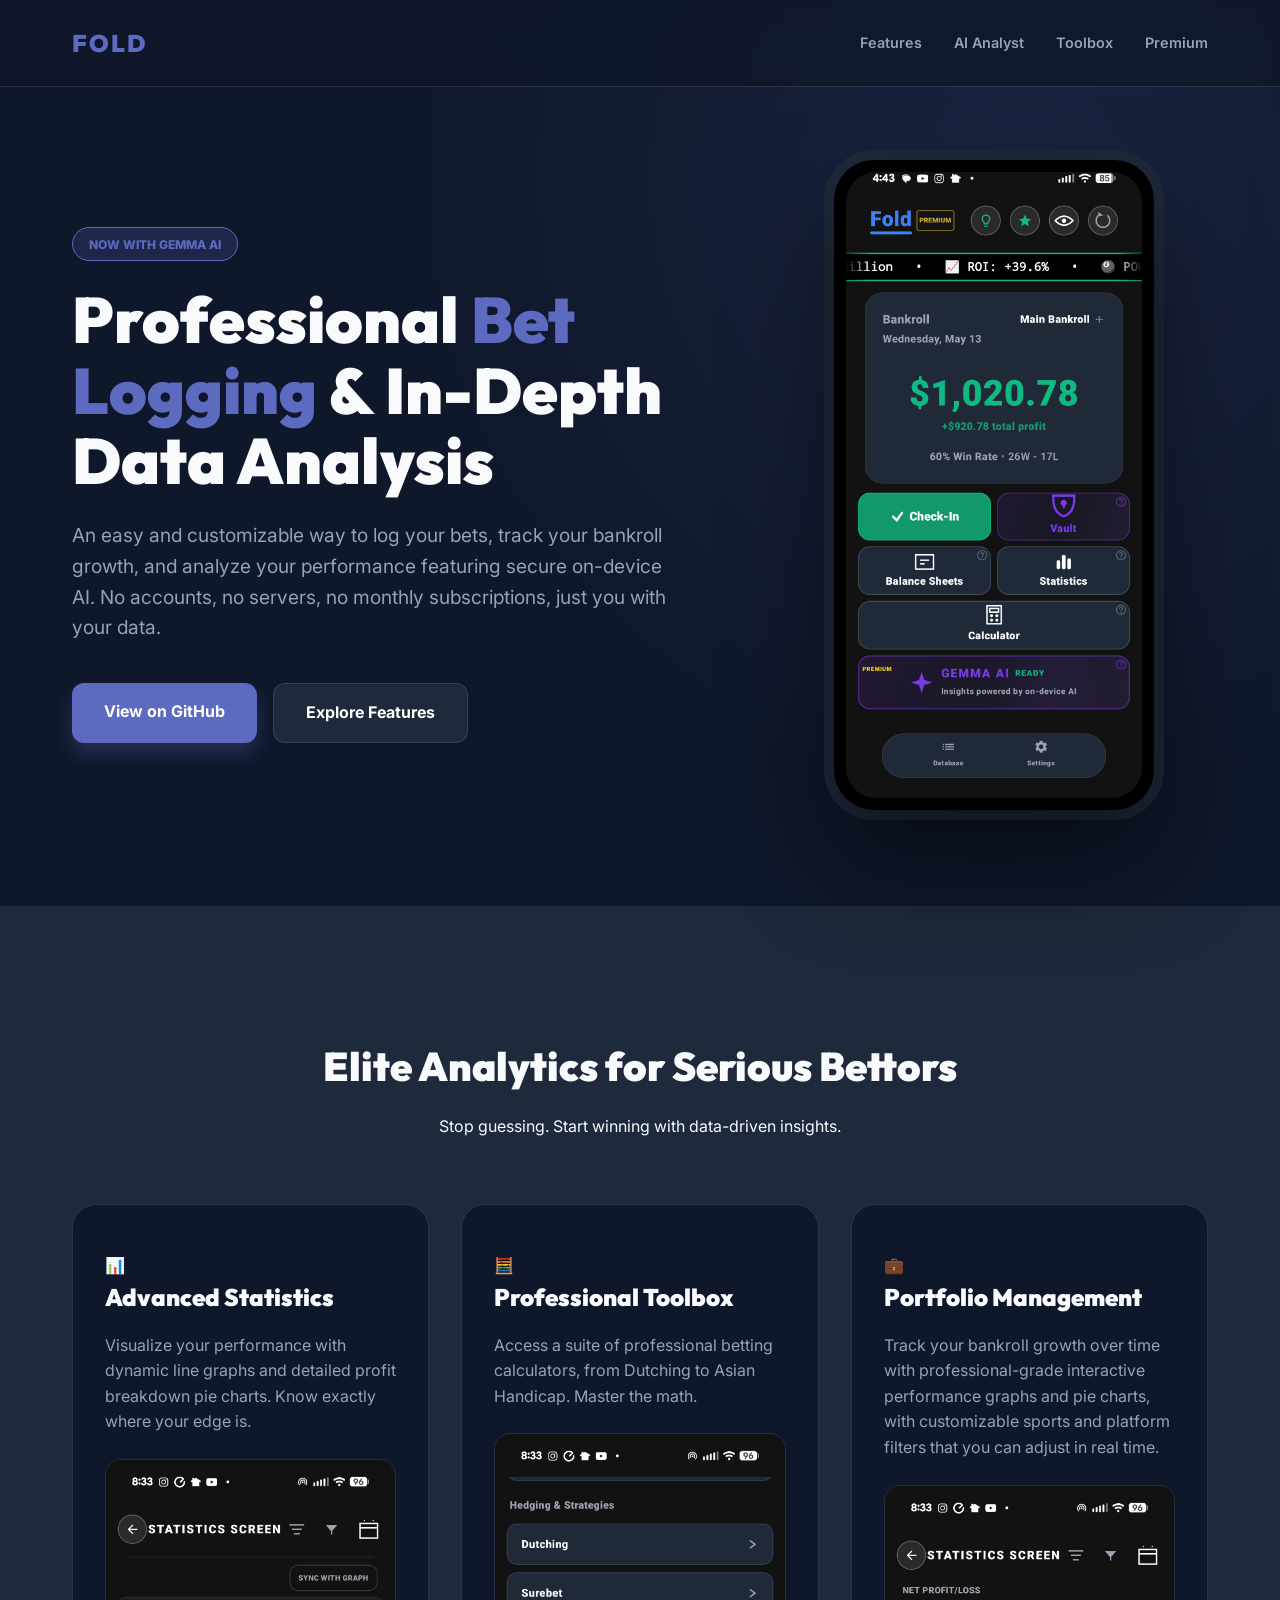
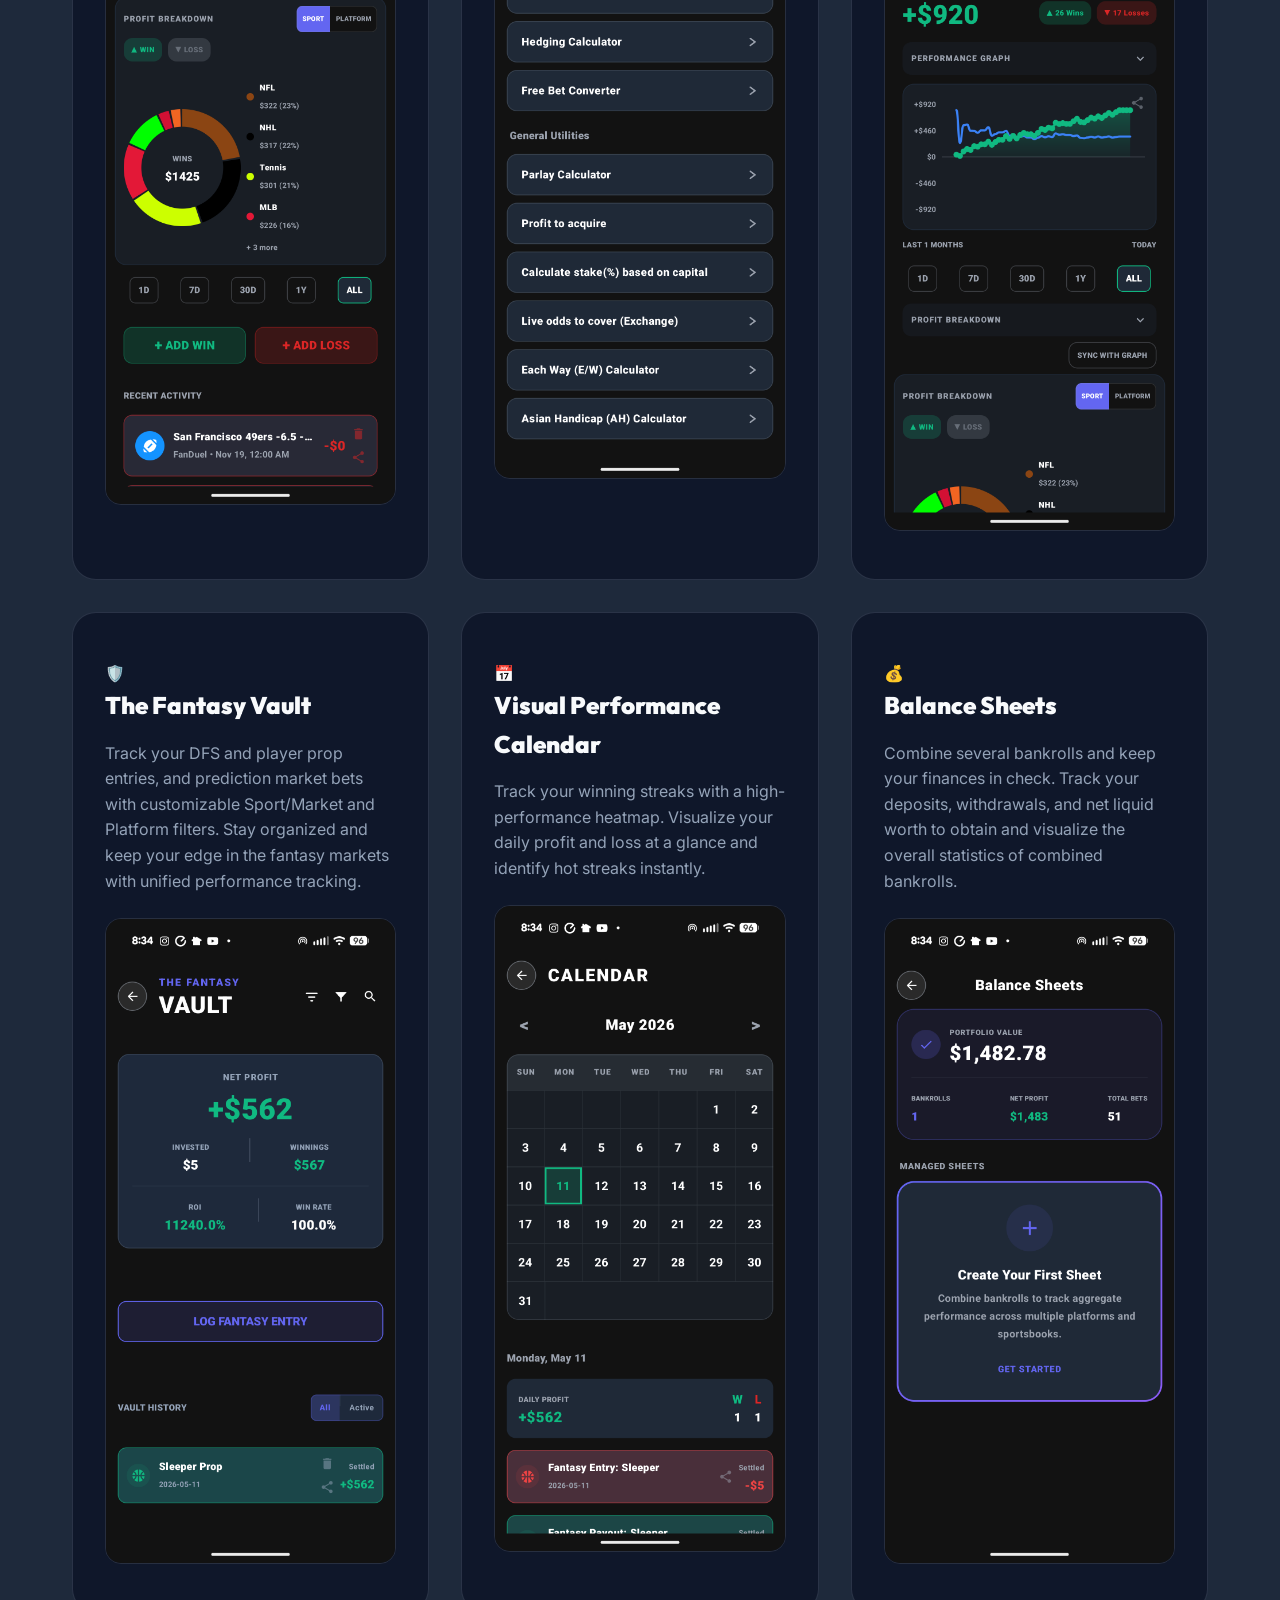
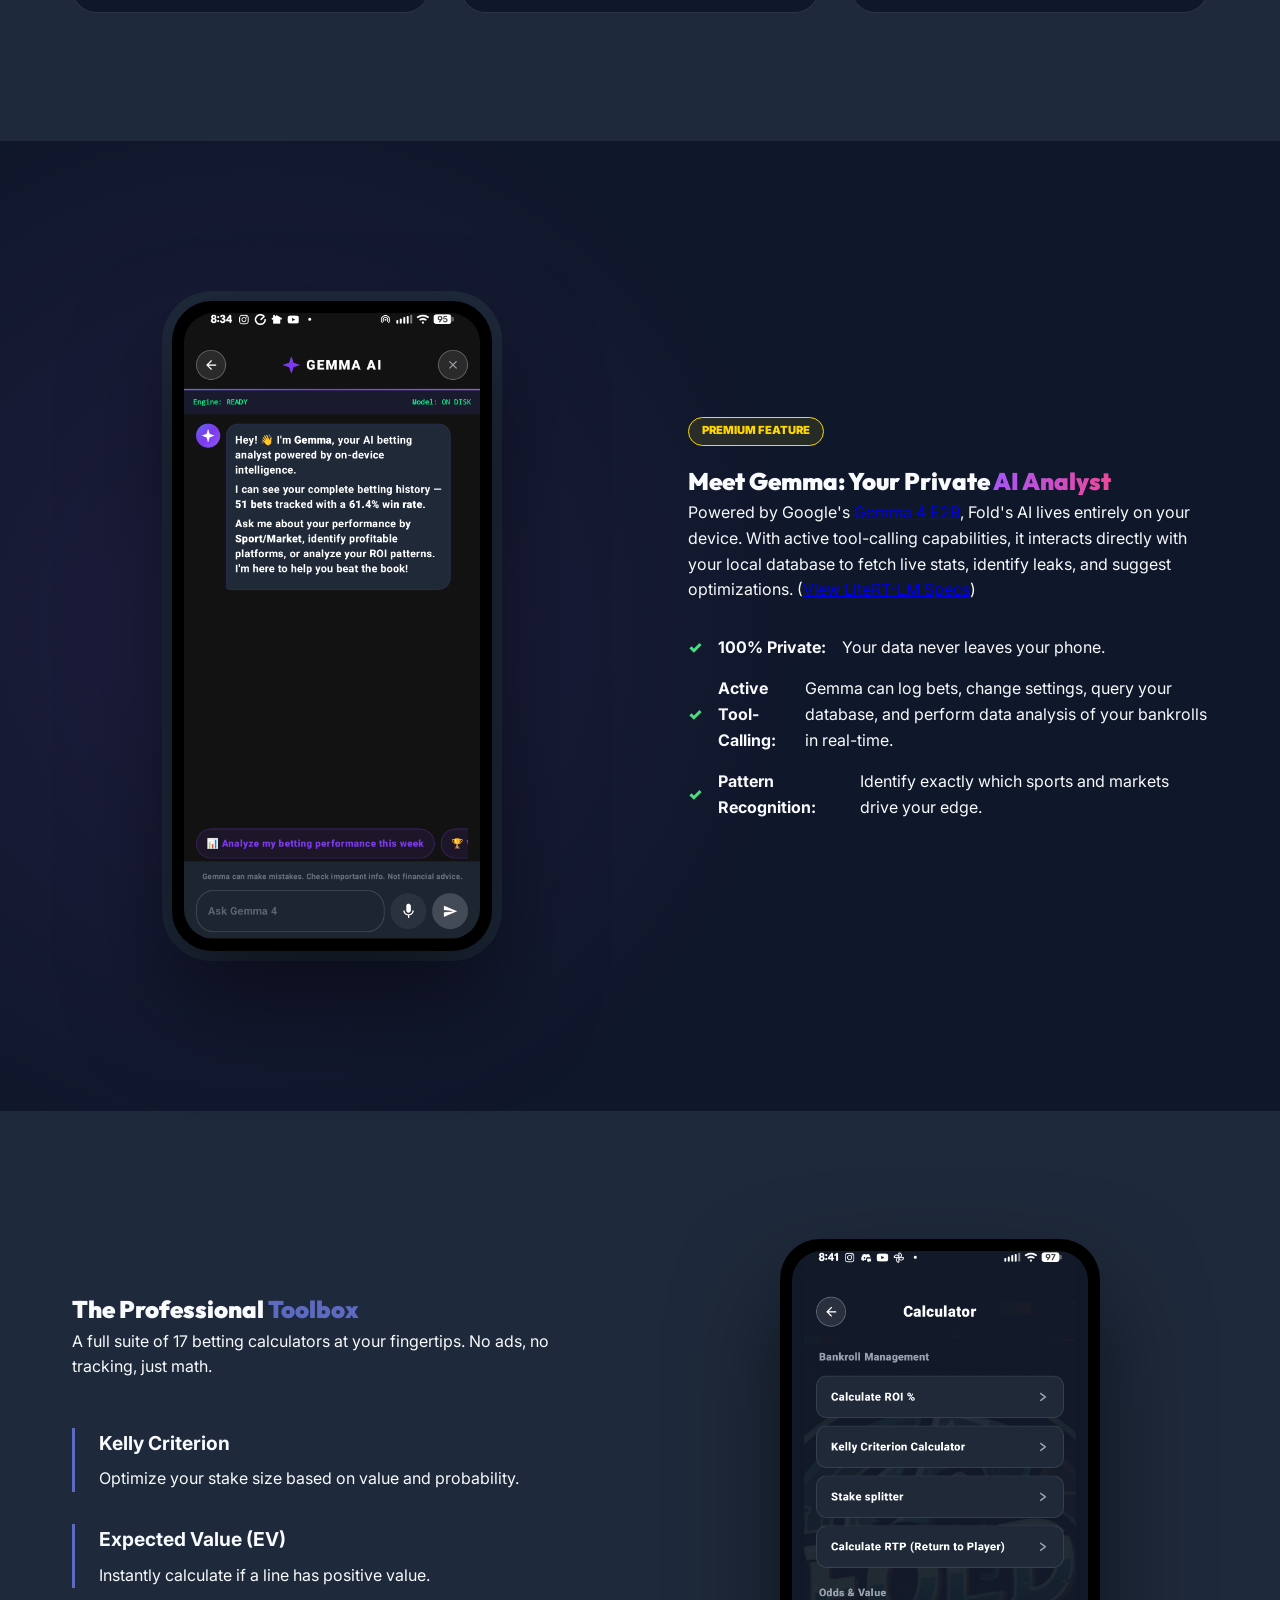
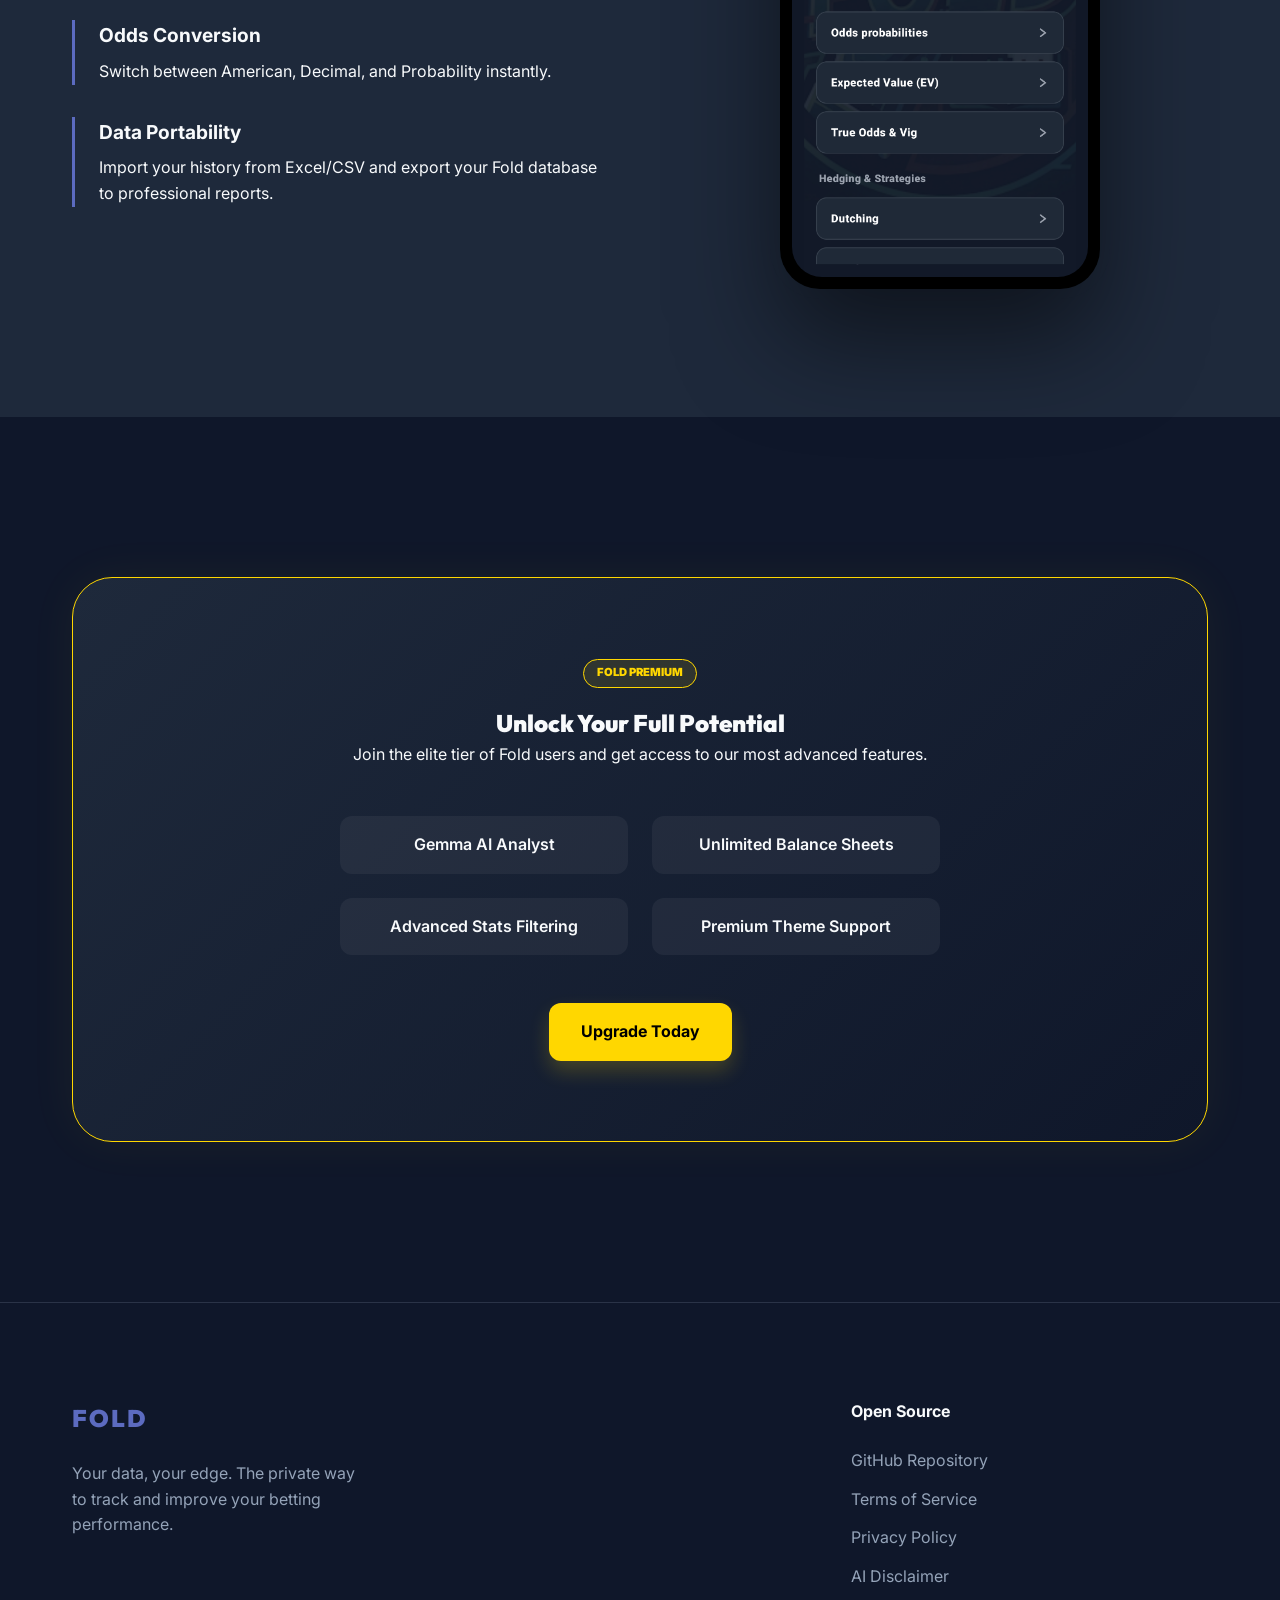
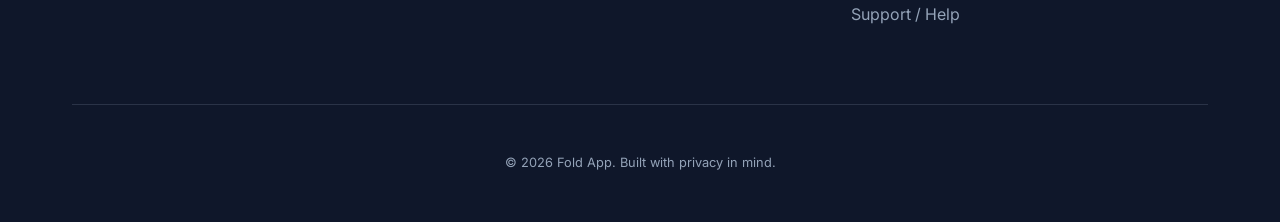
<file: index.html>
<!DOCTYPE html>
<html lang="en">
<head>
    <meta charset="UTF-8">
    <meta name="viewport" content="width=device-width, initial-scale=1.0">
    <title>FOLD | The Ultimate Betting Command Center</title>
    <meta name="description" content="Master your bankroll with Fold. Advanced analytics, on-device AI analyst, and a professional betting toolbox—all in one secure, offline app.">
    <link rel="preconnect" href="https://fonts.googleapis.com">
    <link rel="preconnect" href="https://fonts.gstatic.com" crossorigin>
    <link href="https://fonts.googleapis.com/css2?family=Inter:wght@400;600;800&family=Outfit:wght@300;500;700;900&display=swap" rel="stylesheet">
    <link rel="stylesheet" href="style.css">
</head>
<body>
    <nav class="navbar">
        <div class="container">
            <div class="logo">FOLD</div>
            <ul class="nav-links">
                <li><a href="#features">Features</a></li>
                <li><a href="#ai">AI Analyst</a></li>
                <li><a href="#tools">Toolbox</a></li>
                <li><a href="#premium">Premium</a></li>
            </ul>
        </div>
    </nav>

    <header class="hero">
        <div class="container hero-grid">
            <div class="hero-content">
                <span class="badge">NOW WITH GEMMA AI</span>
                <h1>Professional <span class="highlight">Bet Logging</span> & In-Depth Data Analysis</h1>
                <p>An easy and customizable way to log your bets, track your bankroll growth, and analyze your performance featuring secure on-device AI. No accounts, no servers, no monthly subscriptions, just you with your data.</p>
                <div class="hero-actions">
                    <a href="https://github.com/FloatingPointApplications/Fold" class="btn btn-primary">View on GitHub</a>
                    <a href="#features" class="btn btn-secondary">Explore Features</a>
                </div>
            </div>
            <div class="hero-visual">
                <div class="phone-mockup">
                    <img src="assets/main_menu.png" alt="Fold App Main Menu" class="screenshot">
                </div>
            </div>
        </div>
    </header>

    <section id="features" class="features">
        <div class="container">
            <div class="section-header">
                <h2>Elite Analytics for Serious Bettors</h2>
                <p>Stop guessing. Start winning with data-driven insights.</p>
            </div>
            <div class="features-grid">
                <div class="feature-card">
                <div class="feature-icon">📊</div>
                <h3>Advanced Statistics</h3>
                <p>Visualize your performance with dynamic line graphs and detailed profit breakdown pie charts. Know exactly where your edge is.</p>
                <div class="feature-visual">
                    <img src="assets/pie_chart.png" alt="Fold Pie Chart Analysis" class="feature-img">
                </div>
            </div>
                <div class="feature-card">
                <div class="feature-icon">🧮</div>
                <h3>Professional Toolbox</h3>
                <p>Access a suite of professional betting calculators, from Dutching to Asian Handicap. Master the math.</p>
                <div class="feature-visual">
                    <img src="assets/calculator_menu.png" alt="Fold Calculator Toolbox" class="feature-img">
                </div>
            </div>
                <div class="feature-card">
                <div class="feature-icon">💼</div>
                <h3>Portfolio Management</h3>
                <p>Track your bankroll growth over time with professional-grade interactive performance graphs and pie charts, with customizable sports and platform filters that you can adjust in real time.</p>
                <div class="feature-visual">
                    <img src="assets/statistics.png" alt="Fold Performance Graph" class="feature-img">
                </div>
            </div>
            <div class="feature-card">
                <div class="feature-icon">🛡️</div>
                <h3>The Fantasy Vault</h3>
                <p>Track your DFS and player prop entries, and prediction market bets with customizable Sport/Market and Platform filters. Stay organized and keep your edge in the fantasy markets with unified performance tracking.</p>
                <div class="feature-visual">
                    <img src="assets/fantasy_vault_new.png" alt="Fold Fantasy Vault" class="feature-img">
                </div>
            </div>
            <div class="feature-card">
                <div class="feature-icon">📅</div>
                <h3>Visual Performance Calendar</h3>
                <p>Track your winning streaks with a high-performance heatmap. Visualize your daily profit and loss at a glance and identify hot streaks instantly.</p>
                <div class="feature-visual">
                    <img src="assets/calendar.png" alt="Fold Performance Calendar" class="feature-img">
                </div>
            </div>
            <div class="feature-card">
                <div class="feature-icon">💰</div>
                <h3>Balance Sheets</h3>
                <p>Combine several bankrolls and keep your finances in check. Track your deposits, withdrawals, and net liquid worth to obtain and visualize the overall statistics of combined bankrolls.</p>
                <div class="feature-visual">
                    <img src="assets/balance_sheets.png" alt="Fold Balance Sheets" class="feature-img">
                </div>
            </div>
            </div>
        </div>
    </section>

    <section id="ai" class="ai-section">
        <div class="container ai-grid">
            <div class="ai-visual">
                <div class="phone-mockup">
                    <img src="assets/ai_analyst.png" alt="Gemma AI Analyst" class="screenshot">
                </div>
            </div>
            <div class="ai-content">
                <div class="gold-badge">PREMIUM FEATURE</div>
                <h2>Meet Gemma: Your Private <span class="ai-highlight">AI Analyst</span></h2>
                <p>Powered by Google's <a href="https://ai.google.dev/gemma/docs/core/model_card_4" target="_blank" class="text-link">Gemma 4 E2B</a>, Fold's AI lives entirely on your device. With active tool-calling capabilities, it interacts directly with your local database to fetch live stats, identify leaks, and suggest optimizations. (<a href="https://huggingface.co/litert-community/gemma-4-E2B-it-litert-lm" target="_blank" class="text-link small">View LiteRT-LM Specs</a>)</p>
                <ul class="ai-features">
                    <li><strong>100% Private:</strong> Your data never leaves your phone.</li>
                    <li><strong>Active Tool-Calling:</strong> Gemma can log bets, change settings, query your database, and perform data analysis of your bankrolls in real-time.</li>
                    <li><strong>Pattern Recognition:</strong> Identify exactly which sports and markets drive your edge.</li>
                </ul>
            </div>
        </div>
    </section>

    <section id="tools" class="tools">
        <div class="container">
            <div class="tools-grid">
                <div class="tools-content">
                    <h2>The Professional <span class="highlight">Toolbox</span></h2>
                    <p>A full suite of 17 betting calculators at your fingertips. No ads, no tracking, just math.</p>
                    <div class="tools-list">
                        <div class="tool-item">
                            <h4>Kelly Criterion</h4>
                            <p>Optimize your stake size based on value and probability.</p>
                        </div>
                        <div class="tool-item">
                            <h4>Expected Value (EV)</h4>
                            <p>Instantly calculate if a line has positive value.</p>
                        </div>
                        <div class="tool-item">
                            <h4>Odds Conversion</h4>
                            <p>Switch between American, Decimal, and Probability instantly.</p>
                        </div>
                        <div class="tool-item">
                            <h4>Data Portability</h4>
                            <p>Import your history from Excel/CSV and export your Fold database to professional reports.</p>
                        </div>
                    </div>
                </div>
                <div class="tools-visual">
                    <div class="phone-mockup">
                        <img src="assets/calculator.png" alt="Betting Toolbox" class="screenshot">
                    </div>
                </div>
            </div>
        </div>
    </section>

    <section id="premium" class="premium">
        <div class="container">
            <div class="premium-card">
                <div class="gold-badge">FOLD PREMIUM</div>
                <h2>Unlock Your Full Potential</h2>
                <p>Join the elite tier of Fold users and get access to our most advanced features.</p>
                <div class="premium-grid">
                    <div class="premium-item">Gemma AI Analyst</div>
                    <div class="premium-item">Unlimited Balance Sheets</div>
                    <div class="premium-item">Advanced Stats Filtering</div>
                    <div class="premium-item">Premium Theme Support</div>
                </div>
                <a href="#" class="btn btn-gold">Upgrade Today</a>
            </div>
        </div>
    </section>

    <footer>
        <div class="container">
            <div class="footer-grid">
                <div class="footer-info">
                    <div class="logo">FOLD</div>
                    <p>Your data, your edge. The private way to track and improve your betting performance.</p>
                </div>
                <div class="footer-links">
                    <h4>Open Source</h4>
                    <ul>
                        <li><a href="https://github.com/FloatingPointApplications/Fold">GitHub Repository</a></li>
                        <li><a href="terms.html">Terms of Service</a></li>
                        <li><a href="privacy.html">Privacy Policy</a></li>
                        <li><a href="disclaimer.html">AI Disclaimer</a></li>
                        <li><a href="support.html">Support / Help</a></li>
                    </ul>
                </div>
            </div>
            <div class="footer-bottom">
                <p>&copy; 2026 Fold App. Built with privacy in mind.</p>
            </div>
        </div>
    </footer>
</body>
</html>
</file>
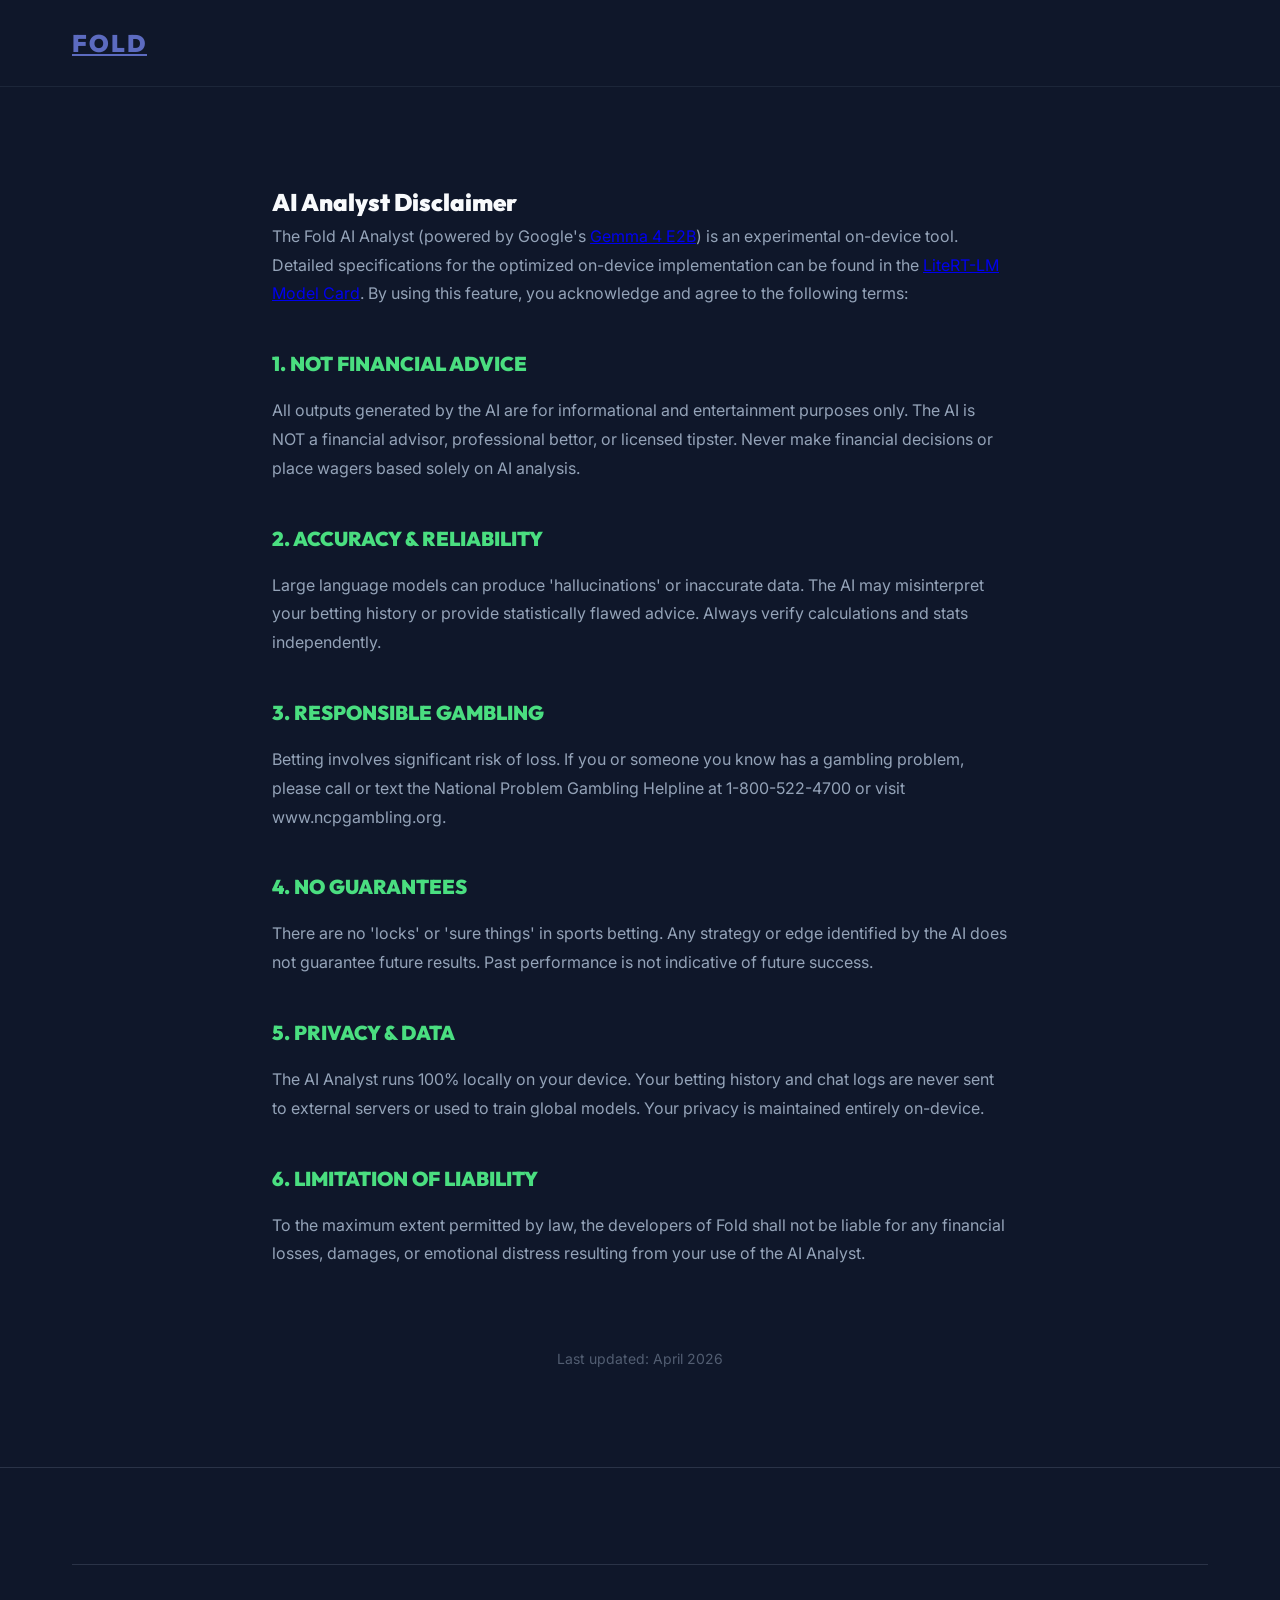
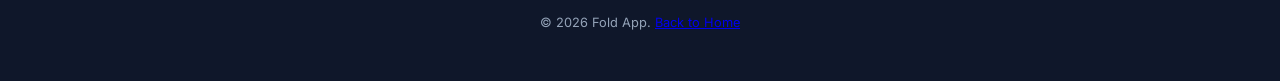
<file: disclaimer.html>
<!DOCTYPE html>
<html lang="en">
<head>
    <meta charset="UTF-8">
    <meta name="viewport" content="width=device-width, initial-scale=1.0">
    <title>AI Analyst Disclaimer - Fold App</title>
    <link rel="stylesheet" href="style.css">
    <link rel="preconnect" href="https://fonts.googleapis.com">
    <link rel="preconnect" href="https://fonts.gstatic.com" crossorigin>
    <link href="https://fonts.googleapis.com/css2?family=Inter:wght@400;500;600;700&family=Outfit:wght@700&display=swap" rel="stylesheet">
</head>
<body class="legal-page">
    <nav>
        <div class="container nav-container">
            <a href="index.html" class="logo">FOLD</a>
        </div>
    </nav>

    <section class="legal-content">
        <div class="container narrow">
            <h1>AI Analyst Disclaimer</h1>
            <div class="legal-text">
                <p>The Fold AI Analyst (powered by Google's <a href="https://ai.google.dev/gemma/docs/core/model_card_4" target="_blank" class="text-link">Gemma 4 E2B</a>) is an experimental on-device tool. Detailed specifications for the optimized on-device implementation can be found in the <a href="https://huggingface.co/litert-community/gemma-4-E2B-it-litert-lm" target="_blank" class="text-link">LiteRT-LM Model Card</a>. By using this feature, you acknowledge and agree to the following terms:</p>

                <h2>1. NOT FINANCIAL ADVICE</h2>
                <p>All outputs generated by the AI are for informational and entertainment purposes only. The AI is NOT a financial advisor, professional bettor, or licensed tipster. Never make financial decisions or place wagers based solely on AI analysis.</p>

                <h2>2. ACCURACY & RELIABILITY</h2>
                <p>Large language models can produce 'hallucinations' or inaccurate data. The AI may misinterpret your betting history or provide statistically flawed advice. Always verify calculations and stats independently.</p>

                <h2>3. RESPONSIBLE GAMBLING</h2>
                <p>Betting involves significant risk of loss. If you or someone you know has a gambling problem, please call or text the National Problem Gambling Helpline at 1-800-522-4700 or visit www.ncpgambling.org.</p>

                <h2>4. NO GUARANTEES</h2>
                <p>There are no 'locks' or 'sure things' in sports betting. Any strategy or edge identified by the AI does not guarantee future results. Past performance is not indicative of future success.</p>

                <h2>5. PRIVACY & DATA</h2>
                <p>The AI Analyst runs 100% locally on your device. Your betting history and chat logs are never sent to external servers or used to train global models. Your privacy is maintained entirely on-device.</p>

                <h2>6. LIMITATION OF LIABILITY</h2>
                <p>To the maximum extent permitted by law, the developers of Fold shall not be liable for any financial losses, damages, or emotional distress resulting from your use of the AI Analyst.</p>
            </div>
            <p class="last-updated">Last updated: April 2026</p>
        </div>
    </section>

    <footer>
        <div class="container">
            <div class="footer-bottom">
                <p>&copy; 2026 Fold App. <a href="index.html">Back to Home</a></p>
            </div>
        </div>
    </footer>
</body>
</html>
</file>
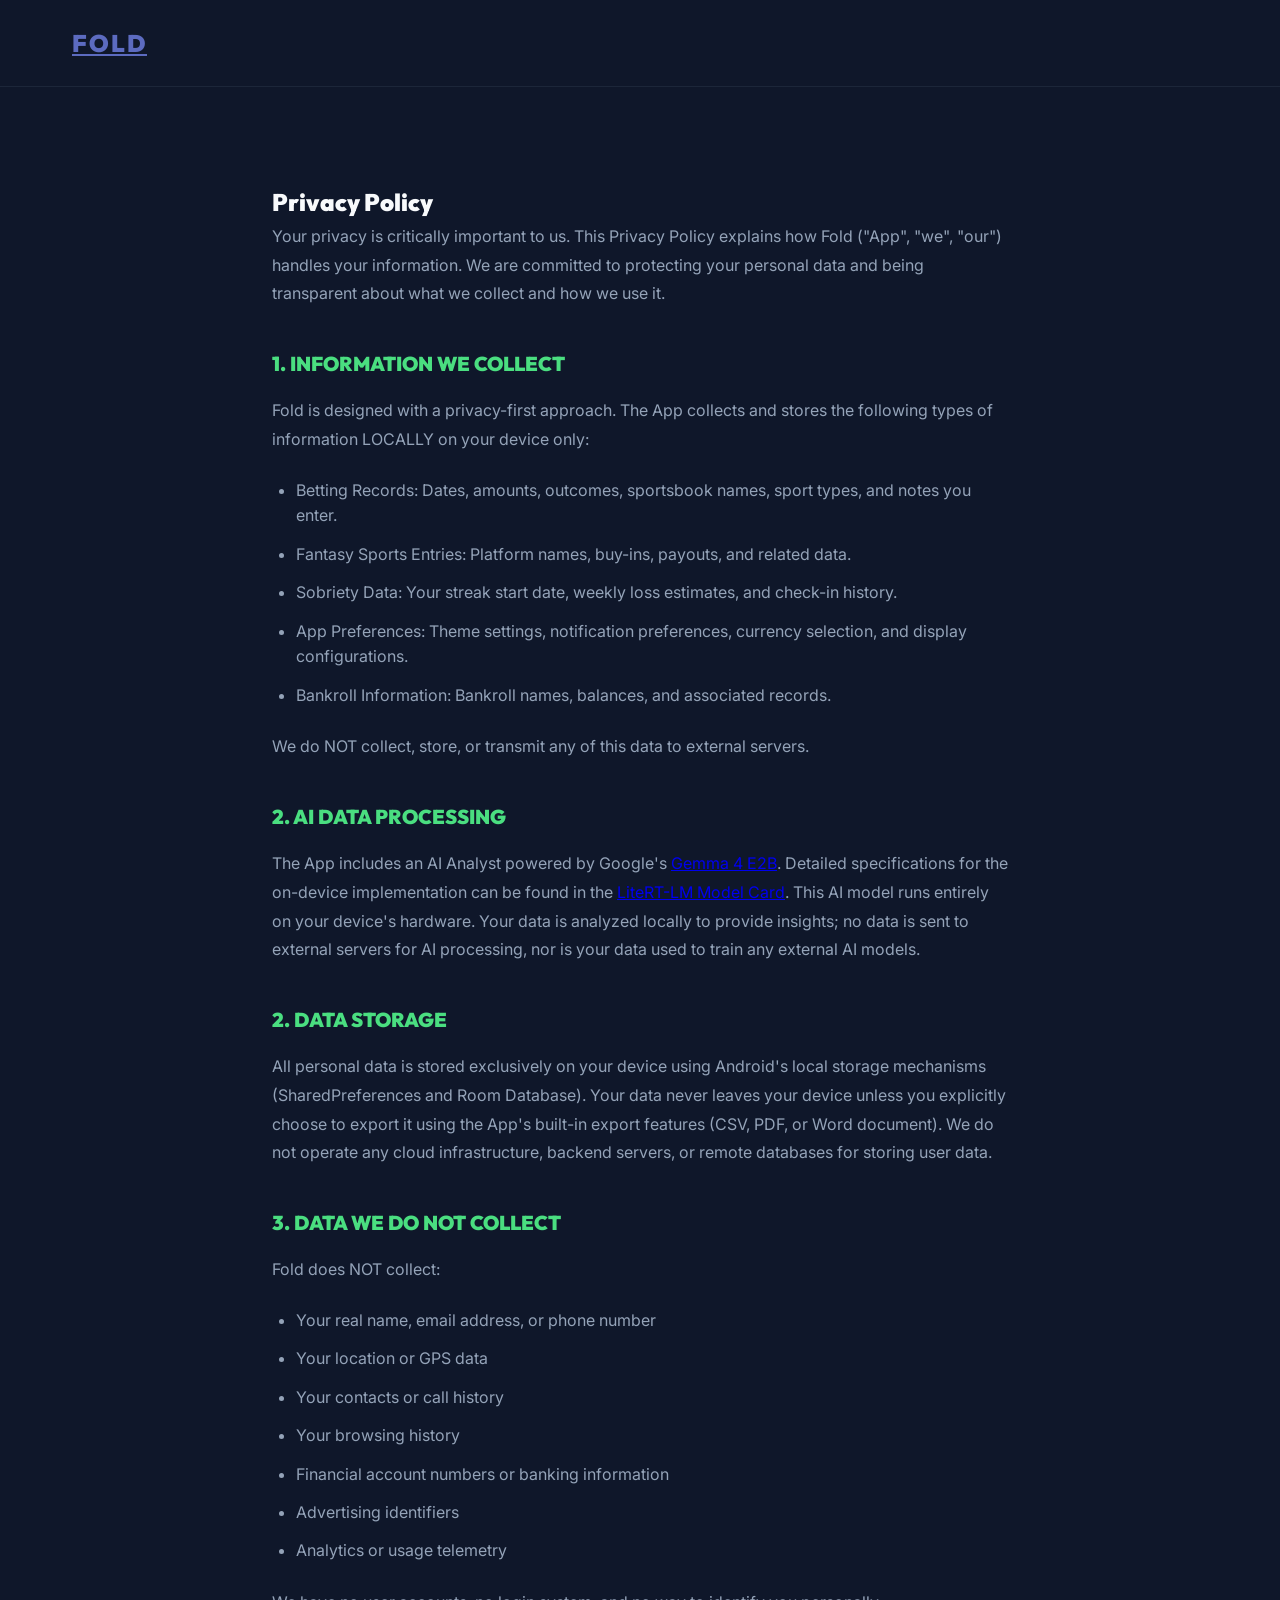
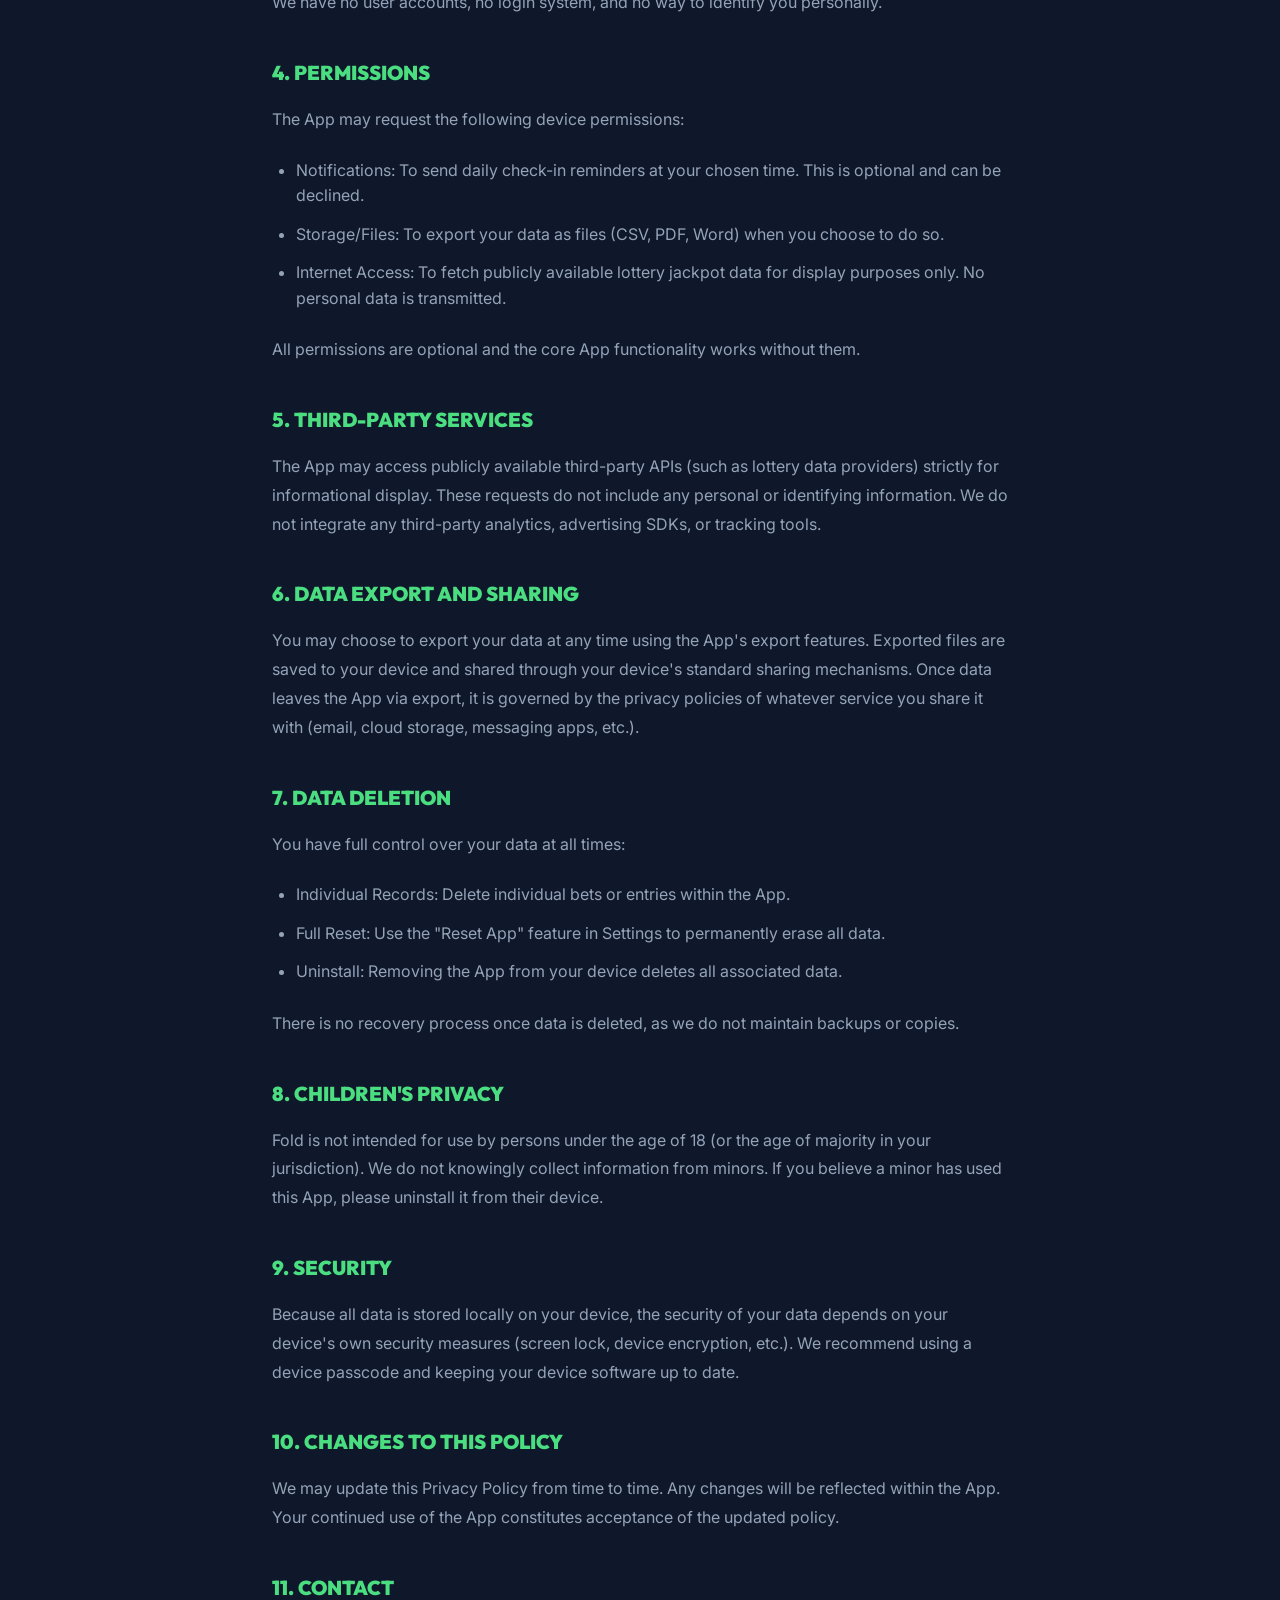
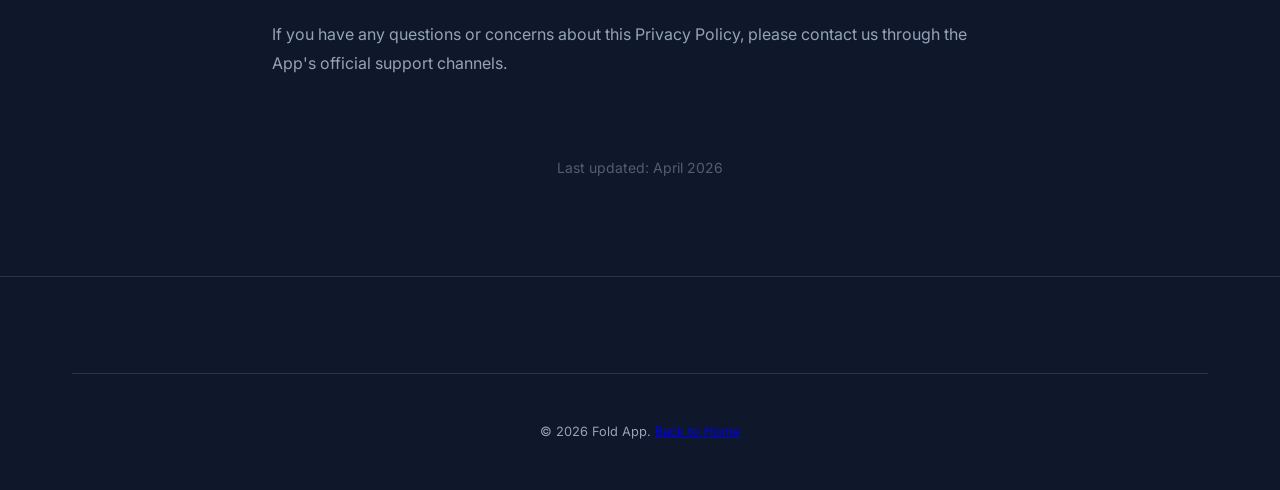
<file: privacy.html>
<!DOCTYPE html>
<html lang="en">
<head>
    <meta charset="UTF-8">
    <meta name="viewport" content="width=device-width, initial-scale=1.0">
    <title>Privacy Policy - Fold App</title>
    <link rel="stylesheet" href="style.css">
    <link rel="preconnect" href="https://fonts.googleapis.com">
    <link rel="preconnect" href="https://fonts.gstatic.com" crossorigin>
    <link href="https://fonts.googleapis.com/css2?family=Inter:wght@400;500;600;700&family=Outfit:wght@700&display=swap" rel="stylesheet">
</head>
<body class="legal-page">
    <nav>
        <div class="container nav-container">
            <a href="index.html" class="logo">FOLD</a>
        </div>
    </nav>

    <section class="legal-content">
        <div class="container narrow">
            <h1>Privacy Policy</h1>
            <div class="legal-text">
                <p>Your privacy is critically important to us. This Privacy Policy explains how Fold ("App", "we", "our") handles your information. We are committed to protecting your personal data and being transparent about what we collect and how we use it.</p>

                <h2>1. INFORMATION WE COLLECT</h2>
                <p>Fold is designed with a privacy-first approach. The App collects and stores the following types of information LOCALLY on your device only:</p>
                <ul>
                    <li>Betting Records: Dates, amounts, outcomes, sportsbook names, sport types, and notes you enter.</li>
                    <li>Fantasy Sports Entries: Platform names, buy-ins, payouts, and related data.</li>
                    <li>Sobriety Data: Your streak start date, weekly loss estimates, and check-in history.</li>
                    <li>App Preferences: Theme settings, notification preferences, currency selection, and display configurations.</li>
                    <li>Bankroll Information: Bankroll names, balances, and associated records.</li>
                </ul>
                <p>We do NOT collect, store, or transmit any of this data to external servers.</p>
 
                 <h2>2. AI DATA PROCESSING</h2>
                 <p>The App includes an AI Analyst powered by Google's <a href="https://ai.google.dev/gemma/docs/core/model_card_4" target="_blank" class="text-link">Gemma 4 E2B</a>. Detailed specifications for the on-device implementation can be found in the <a href="https://huggingface.co/litert-community/gemma-4-E2B-it-litert-lm" target="_blank" class="text-link">LiteRT-LM Model Card</a>. This AI model runs entirely on your device's hardware. Your data is analyzed locally to provide insights; no data is sent to external servers for AI processing, nor is your data used to train any external AI models.</p>

                <h2>2. DATA STORAGE</h2>
                <p>All personal data is stored exclusively on your device using Android's local storage mechanisms (SharedPreferences and Room Database). Your data never leaves your device unless you explicitly choose to export it using the App's built-in export features (CSV, PDF, or Word document). We do not operate any cloud infrastructure, backend servers, or remote databases for storing user data.</p>

                <h2>3. DATA WE DO NOT COLLECT</h2>
                <p>Fold does NOT collect:</p>
                <ul>
                    <li>Your real name, email address, or phone number</li>
                    <li>Your location or GPS data</li>
                    <li>Your contacts or call history</li>
                    <li>Your browsing history</li>
                    <li>Financial account numbers or banking information</li>
                    <li>Advertising identifiers</li>
                    <li>Analytics or usage telemetry</li>
                </ul>
                <p>We have no user accounts, no login system, and no way to identify you personally.</p>

                <h2>4. PERMISSIONS</h2>
                <p>The App may request the following device permissions:</p>
                <ul>
                    <li>Notifications: To send daily check-in reminders at your chosen time. This is optional and can be declined.</li>
                    <li>Storage/Files: To export your data as files (CSV, PDF, Word) when you choose to do so.</li>
                    <li>Internet Access: To fetch publicly available lottery jackpot data for display purposes only. No personal data is transmitted.</li>
                </ul>
                <p>All permissions are optional and the core App functionality works without them.</p>

                <h2>5. THIRD-PARTY SERVICES</h2>
                <p>The App may access publicly available third-party APIs (such as lottery data providers) strictly for informational display. These requests do not include any personal or identifying information. We do not integrate any third-party analytics, advertising SDKs, or tracking tools.</p>

                <h2>6. DATA EXPORT AND SHARING</h2>
                <p>You may choose to export your data at any time using the App's export features. Exported files are saved to your device and shared through your device's standard sharing mechanisms. Once data leaves the App via export, it is governed by the privacy policies of whatever service you share it with (email, cloud storage, messaging apps, etc.).</p>

                <h2>7. DATA DELETION</h2>
                <p>You have full control over your data at all times:</p>
                <ul>
                    <li>Individual Records: Delete individual bets or entries within the App.</li>
                    <li>Full Reset: Use the "Reset App" feature in Settings to permanently erase all data.</li>
                    <li>Uninstall: Removing the App from your device deletes all associated data.</li>
                </ul>
                <p>There is no recovery process once data is deleted, as we do not maintain backups or copies.</p>

                <h2>8. CHILDREN'S PRIVACY</h2>
                <p>Fold is not intended for use by persons under the age of 18 (or the age of majority in your jurisdiction). We do not knowingly collect information from minors. If you believe a minor has used this App, please uninstall it from their device.</p>

                <h2>9. SECURITY</h2>
                <p>Because all data is stored locally on your device, the security of your data depends on your device's own security measures (screen lock, device encryption, etc.). We recommend using a device passcode and keeping your device software up to date.</p>

                <h2>10. CHANGES TO THIS POLICY</h2>
                <p>We may update this Privacy Policy from time to time. Any changes will be reflected within the App. Your continued use of the App constitutes acceptance of the updated policy.</p>

                <h2>11. CONTACT</h2>
                <p>If you have any questions or concerns about this Privacy Policy, please contact us through the App's official support channels.</p>
            </div>
            <p class="last-updated">Last updated: April 2026</p>
        </div>
    </section>

    <footer>
        <div class="container">
            <div class="footer-bottom">
                <p>&copy; 2026 Fold App. <a href="index.html">Back to Home</a></p>
            </div>
        </div>
    </footer>
</body>
</html>
</file>
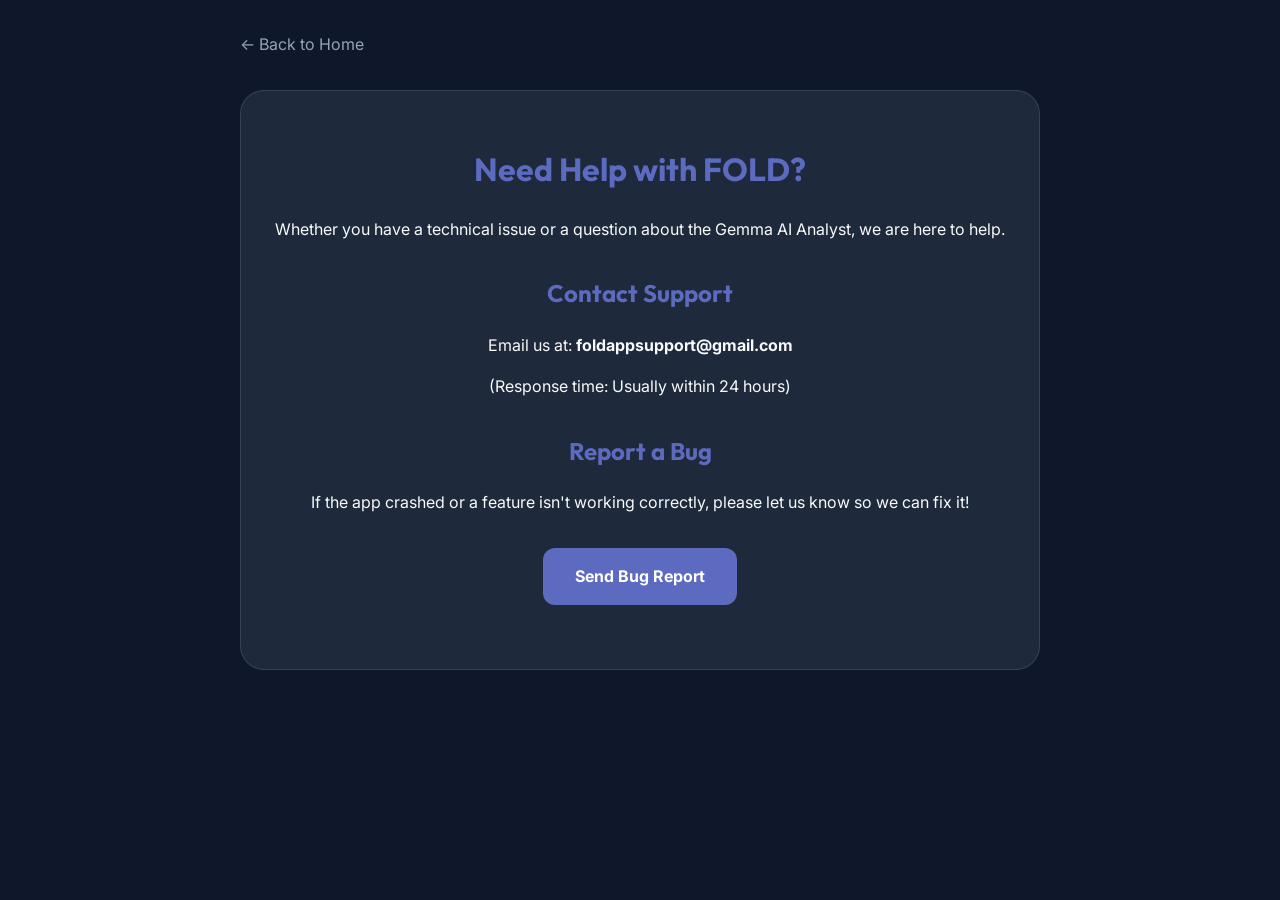
<file: support.html>
<!DOCTYPE html>
<html lang="en">
<head>
    <meta charset="UTF-8">
    <meta name="viewport" content="width=device-width, initial-scale=1.0">
    <title>Support | FOLD</title>
    <link href="https://fonts.googleapis.com/css2?family=Inter:wght@400;600;800&family=Outfit:wght@300;500;700;900&display=swap" rel="stylesheet">
    <style>
        body { font-family: 'Inter', sans-serif; background: #0F172A; color: #F8FAFC; line-height: 1.6; padding: 2rem; max-width: 800px; margin: 0 auto; }
        h1, h2 { font-family: 'Outfit', sans-serif; color: #5C6BC0; }
        .back { color: #94A3B8; text-decoration: none; display: inline-block; margin-bottom: 2rem; }
        .card { background: #1E293B; padding: 2rem; border-radius: 24px; border: 1px solid rgba(148, 163, 184, 0.2); text-align: center; }
        .btn { display: inline-block; padding: 1rem 2rem; background: #5C6BC0; color: white; text-decoration: none; border-radius: 12px; margin-top: 1rem; font-weight: 700; }
    </style>
</head>
<body>
    <a href="index.html" class="back">← Back to Home</a>
    <div class="card">
        <h1>Need Help with FOLD?</h1>
        <p>Whether you have a technical issue or a question about the Gemma AI Analyst, we are here to help.</p>
        
        <div style="margin: 2rem 0;">
            <h2>Contact Support</h2>
            <p>Email us at: <strong>foldappsupport@gmail.com</strong></p>
            <p>(Response time: Usually within 24 hours)</p>
        </div>

        <div style="margin: 2rem 0;">
            <h2>Report a Bug</h2>
            <p>If the app crashed or a feature isn't working correctly, please let us know so we can fix it!</p>
            <a href="mailto:foldappsupport@gmail.com?subject=Bug Report - FOLD" class="btn">Send Bug Report</a>
        </div>
    </div>
</body>
</html>
</file>
<file: style.css>
:root {
    --bg-dark: #0F172A;
    --bg-card: #1E293B;
    --primary-slate: #5C6BC0; /* SlateBlue from app */
    --accent-green: #4ADE80;
    --premium-gold: #FFD700;
    --text-main: #F8FAFC;
    --text-muted: #94A3B8;
    --glass: rgba(30, 41, 59, 0.7);
    --border: rgba(148, 163, 184, 0.2);
}

* {
    margin: 0;
    padding: 0;
    box-sizing: border-box;
}

body {
    font-family: 'Inter', sans-serif;
    background-color: var(--bg-dark);
    color: var(--text-main);
    line-height: 1.6;
    overflow-x: hidden;
}

h1, h2, h3, .logo {
    font-family: 'Outfit', sans-serif;
    font-weight: 900;
}

.container {
    max-width: 1200px;
    margin: 0 auto;
    padding: 0 2rem;
}

/* Navbar */
.navbar {
    padding: 1.5rem 0;
    position: fixed;
    width: 100%;
    top: 0;
    z-index: 1000;
    background: rgba(15, 23, 42, 0.8);
    backdrop-filter: blur(12px);
    border-bottom: 1px solid var(--border);
}

.navbar .container {
    display: flex;
    justify-content: space-between;
    align-items: center;
}

.logo {
    font-size: 1.5rem;
    letter-spacing: 2px;
    color: var(--primary-slate);
}

.nav-links {
    display: flex;
    list-style: none;
    gap: 2rem;
}

.nav-links a {
    text-decoration: none;
    color: var(--text-muted);
    font-weight: 600;
    font-size: 0.9rem;
    transition: color 0.3s;
}

.nav-links a:hover {
    color: var(--primary-slate);
}

/* Hero */
.hero {
    padding: 10rem 0 6rem;
    background: radial-gradient(circle at 80% 20%, rgba(92, 107, 192, 0.15) 0%, transparent 50%);
}

.hero-grid {
    display: grid;
    grid-template-columns: 1.2fr 0.8fr;
    gap: 4rem;
    align-items: center;
}

.badge {
    display: inline-block;
    padding: 0.4rem 1rem;
    background: rgba(92, 107, 192, 0.2);
    border: 1px solid var(--primary-slate);
    border-radius: 100px;
    color: var(--primary-slate);
    font-size: 0.75rem;
    font-weight: 800;
    margin-bottom: 1.5rem;
}

.hero h1 {
    font-size: 4rem;
    line-height: 1.1;
    margin-bottom: 1.5rem;
}

.highlight {
    color: var(--primary-slate);
}

.hero p {
    font-size: 1.2rem;
    color: var(--text-muted);
    margin-bottom: 2.5rem;
    max-width: 600px;
}

.hero-actions {
    display: flex;
    gap: 1rem;
}

.btn {
    padding: 1rem 2rem;
    border-radius: 12px;
    text-decoration: none;
    font-weight: 700;
    transition: all 0.3s ease;
    display: inline-block;
}

.btn-primary {
    background: var(--primary-slate);
    color: white;
    box-shadow: 0 10px 20px rgba(92, 107, 192, 0.3);
}

.btn-primary:hover {
    transform: translateY(-3px);
    box-shadow: 0 15px 30px rgba(92, 107, 192, 0.4);
}

.btn-secondary {
    background: var(--bg-card);
    color: white;
    border: 1px solid var(--border);
}

.btn-secondary:hover {
    background: var(--border);
}

/* Phone Mockup */
.phone-mockup {
    position: relative;
    width: 320px;
    height: 650px;
    background: #000;
    border-radius: 40px;
    padding: 12px;
    box-shadow: 0 50px 100px rgba(0,0,0,0.5), 0 0 0 10px #1e293b;
    margin: 0 auto;
}

.screenshot {
    width: 100%;
    height: 100%;
    object-fit: cover;
    border-radius: 30px;
}

.feature-visual {
    margin-top: 1.5rem;
    border-radius: 16px;
    overflow: hidden;
    border: 1px solid rgba(255, 255, 255, 0.1);
}

.feature-img {
    width: 100%;
    height: auto;
    display: block;
    transition: transform 0.3s ease;
}

.feature-card:hover .feature-img {
    transform: scale(1.05);
}

/* Features */
.features {
    padding: 8rem 0;
    background: var(--bg-card);
}

.section-header {
    text-align: center;
    margin-bottom: 4rem;
}

.section-header h2 {
    font-size: 2.5rem;
    margin-bottom: 1rem;
}

.features-grid {
    display: grid;
    grid-template-columns: repeat(auto-fit, minmax(280px, 1fr));
    gap: 2rem;
}

.feature-card {
    background: var(--bg-dark);
    padding: 3rem 2rem;
    border-radius: 24px;
    border: 1px solid var(--border);
    transition: transform 0.3s;
}

.feature-card:hover {
    transform: translateY(-10px);
    border-color: var(--primary-slate);
}

.feature-card .icon {
    font-size: 2.5rem;
    margin-bottom: 1.5rem;
}

.feature-card h3 {
    font-size: 1.5rem;
    margin-bottom: 1rem;
}

.feature-card p {
    color: var(--text-muted);
}

/* AI Section */
.ai-section {
    padding: 10rem 0;
    background: radial-gradient(circle at 20% 50%, rgba(168, 85, 247, 0.1) 0%, transparent 50%);
}

.ai-grid {
    display: grid;
    grid-template-columns: 1fr 1fr;
    gap: 6rem;
    align-items: center;
}

.gold-badge {
    display: inline-block;
    padding: 0.3rem 0.8rem;
    background: rgba(255, 215, 0, 0.1);
    border: 1px solid var(--premium-gold);
    border-radius: 100px;
    color: var(--premium-gold);
    font-size: 0.7rem;
    font-weight: 900;
    margin-bottom: 1rem;
}

.ai-highlight {
    background: linear-gradient(90deg, #A855F7, #EC4899);
    -webkit-background-clip: text;
    -webkit-text-fill-color: transparent;
}

.ai-features {
    list-style: none;
    margin-top: 2rem;
}

.ai-features li {
    margin-bottom: 1rem;
    display: flex;
    align-items: center;
    gap: 1rem;
}

.ai-features li::before {
    content: "✓";
    color: var(--accent-green);
    font-weight: 900;
}

/* Tools */
.tools {
    padding: 8rem 0;
    background: var(--bg-card);
}

.tools-grid {
    display: grid;
    grid-template-columns: 1fr 1fr;
    gap: 4rem;
    align-items: center;
}

.tools-list {
    margin-top: 3rem;
}

.tool-item {
    margin-bottom: 2rem;
    padding-left: 1.5rem;
    border-left: 3px solid var(--primary-slate);
}

.tool-item h4 {
    font-size: 1.2rem;
    margin-bottom: 0.5rem;
}

/* Premium */
.premium {
    padding: 10rem 0;
}

.premium-card {
    background: linear-gradient(135deg, #1E293B 0%, #0F172A 100%);
    padding: 5rem;
    border-radius: 40px;
    text-align: center;
    border: 1px solid var(--premium-gold);
    box-shadow: 0 0 50px rgba(255, 215, 0, 0.05);
}

.premium-grid {
    display: grid;
    grid-template-columns: repeat(2, 1fr);
    gap: 1.5rem;
    margin: 3rem auto;
    max-width: 600px;
}

.premium-item {
    background: rgba(255, 255, 255, 0.05);
    padding: 1rem;
    border-radius: 12px;
    font-weight: 600;
}

.btn-gold {
    background: var(--premium-gold);
    color: #000;
    box-shadow: 0 10px 20px rgba(255, 215, 0, 0.2);
}

.btn-gold:hover {
    transform: scale(1.05);
    box-shadow: 0 15px 30px rgba(255, 215, 0, 0.3);
}

/* Footer */
footer {
    padding: 6rem 0 3rem;
    border-top: 1px solid var(--border);
}

.footer-grid {
    display: grid;
    grid-template-columns: 2fr 1fr;
    gap: 4rem;
    margin-bottom: 4rem;
}

.footer-info p {
    color: var(--text-muted);
    margin-top: 1.5rem;
    max-width: 300px;
}

.footer-links h4 {
    margin-bottom: 1.5rem;
}

.footer-links ul {
    list-style: none;
}

.footer-links li {
    margin-bottom: 0.8rem;
}

.footer-links a {
    text-decoration: none;
    color: var(--text-muted);
}

.footer-bottom {
    text-align: center;
    padding-top: 3rem;
    border-top: 1px solid var(--border);
    color: var(--text-muted);
    font-size: 0.8rem;
}

/* Responsive */
@media (max-width: 968px) {
    .hero-grid, .ai-grid, .tools-grid {
        grid-template-columns: 1fr;
        text-align: center;
    }
    .hero h1 { font-size: 3rem; }
    .hero-visual { order: -1; }
    .features-grid { grid-template-columns: 1fr; }
    .hero-actions { justify-content: center; }
    .premium-grid { grid-template-columns: 1fr; }
    .nav-links { display: none; }
}

/* Legal Pages */
.legal-page nav {
    background: var(--card-bg);
    padding: 1.5rem 0;
    border-bottom: 1px solid rgba(148, 163, 184, 0.1);
}

.legal-content {
    padding: 6rem 0;
}

.narrow {
    max-width: 800px;
    margin: 0 auto;
}

.legal-text h2 {
    color: var(--accent-green);
    font-size: 1.25rem;
    margin: 2.5rem 0 1rem;
    font-family: 'Outfit', sans-serif;
}

.legal-text p {
    color: var(--text-muted);
    line-height: 1.8;
    margin-bottom: 1.5rem;
}

.legal-text ul {
    margin-bottom: 1.5rem;
    padding-left: 1.5rem;
}

.legal-text li {
    color: var(--text-muted);
    margin-bottom: 0.8rem;
    line-height: 1.6;
}

.last-updated {
    margin-top: 5rem;
    color: var(--text-muted);
    opacity: 0.5;
    font-size: 0.875rem;
    text-align: center;
}
</file>
